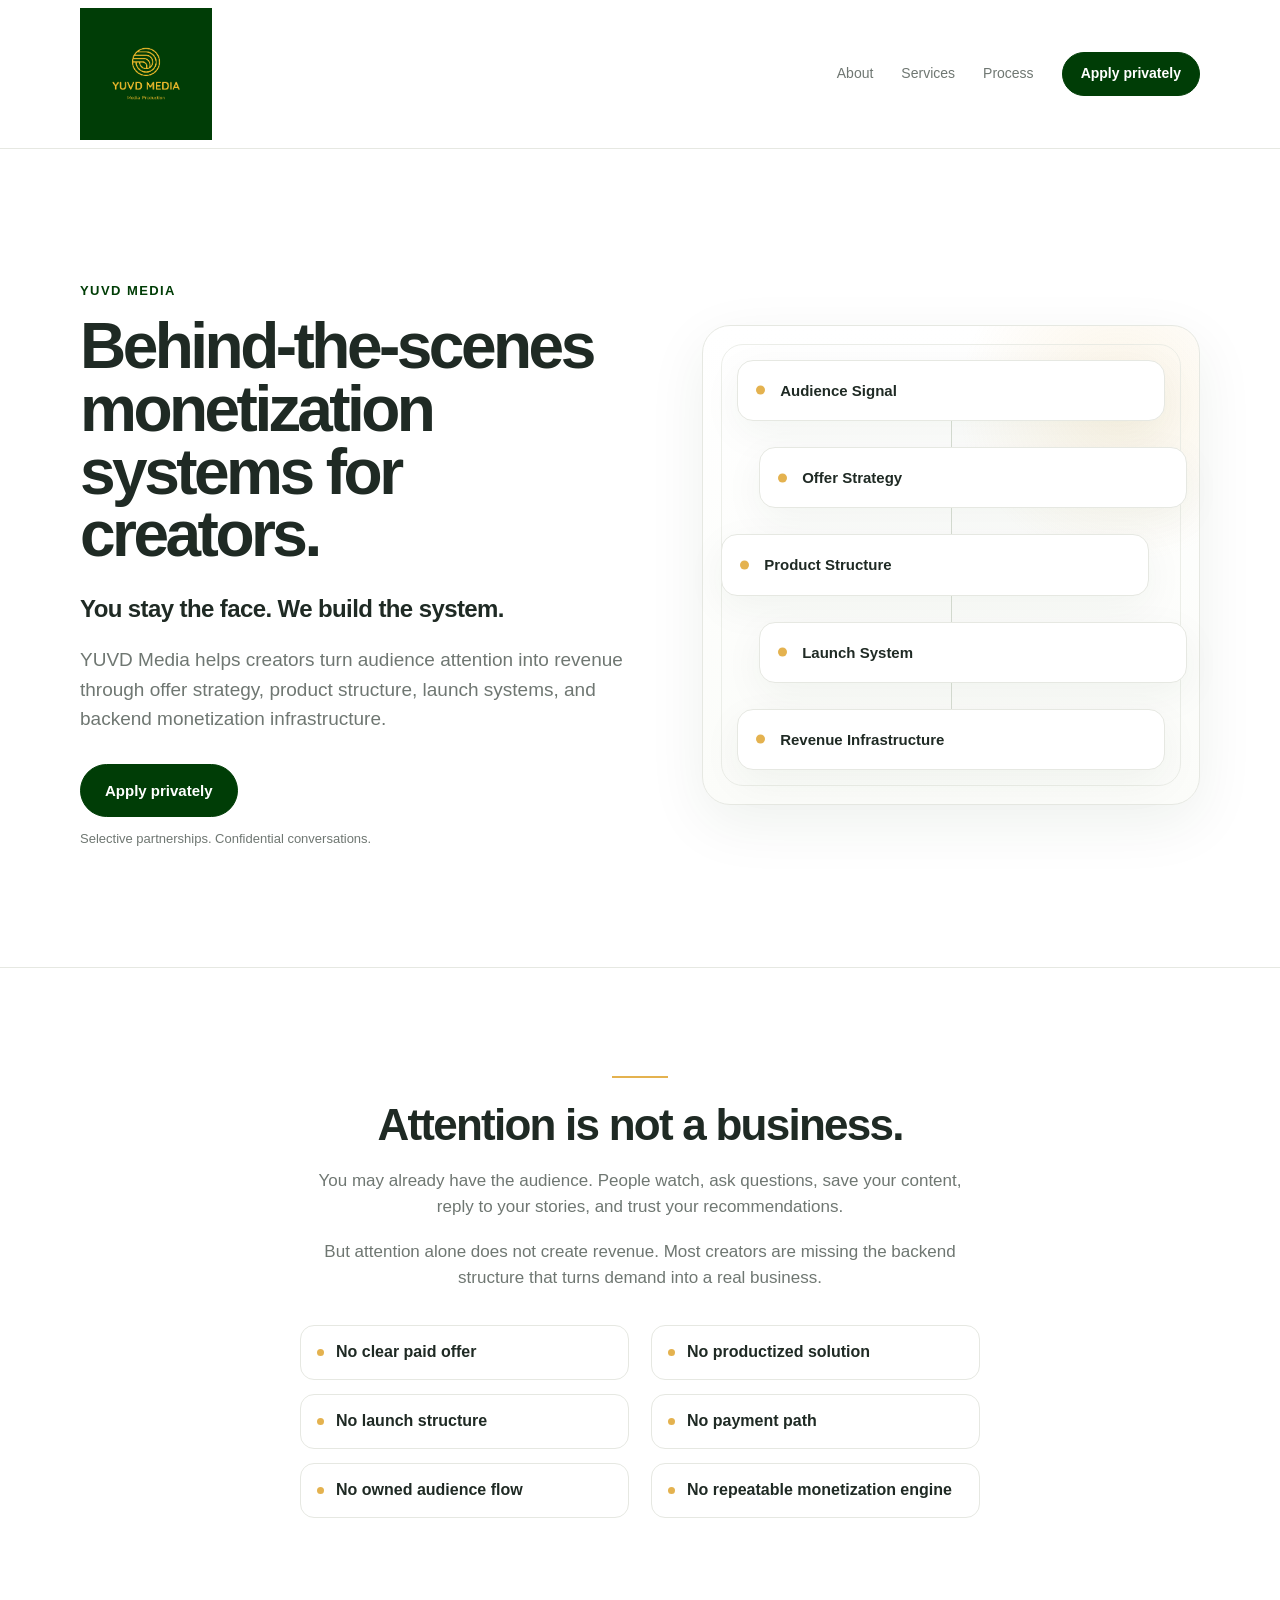
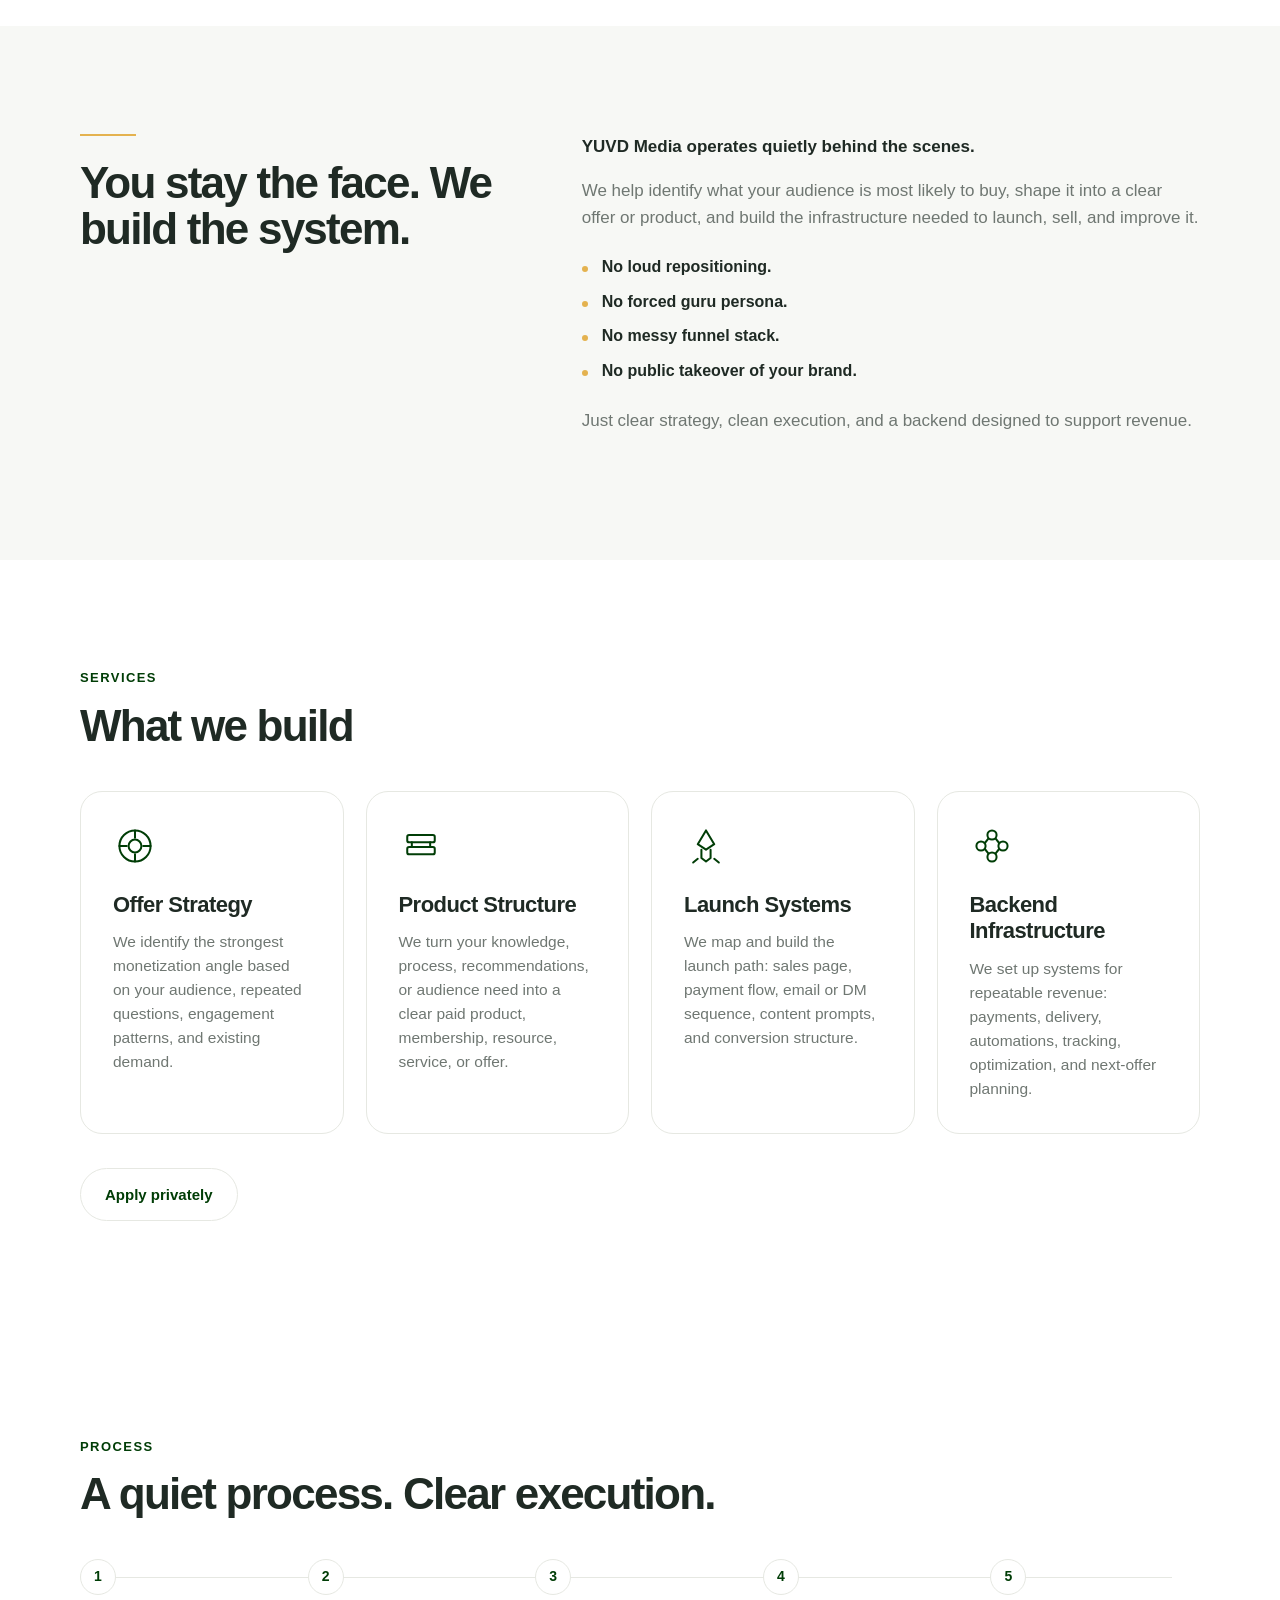
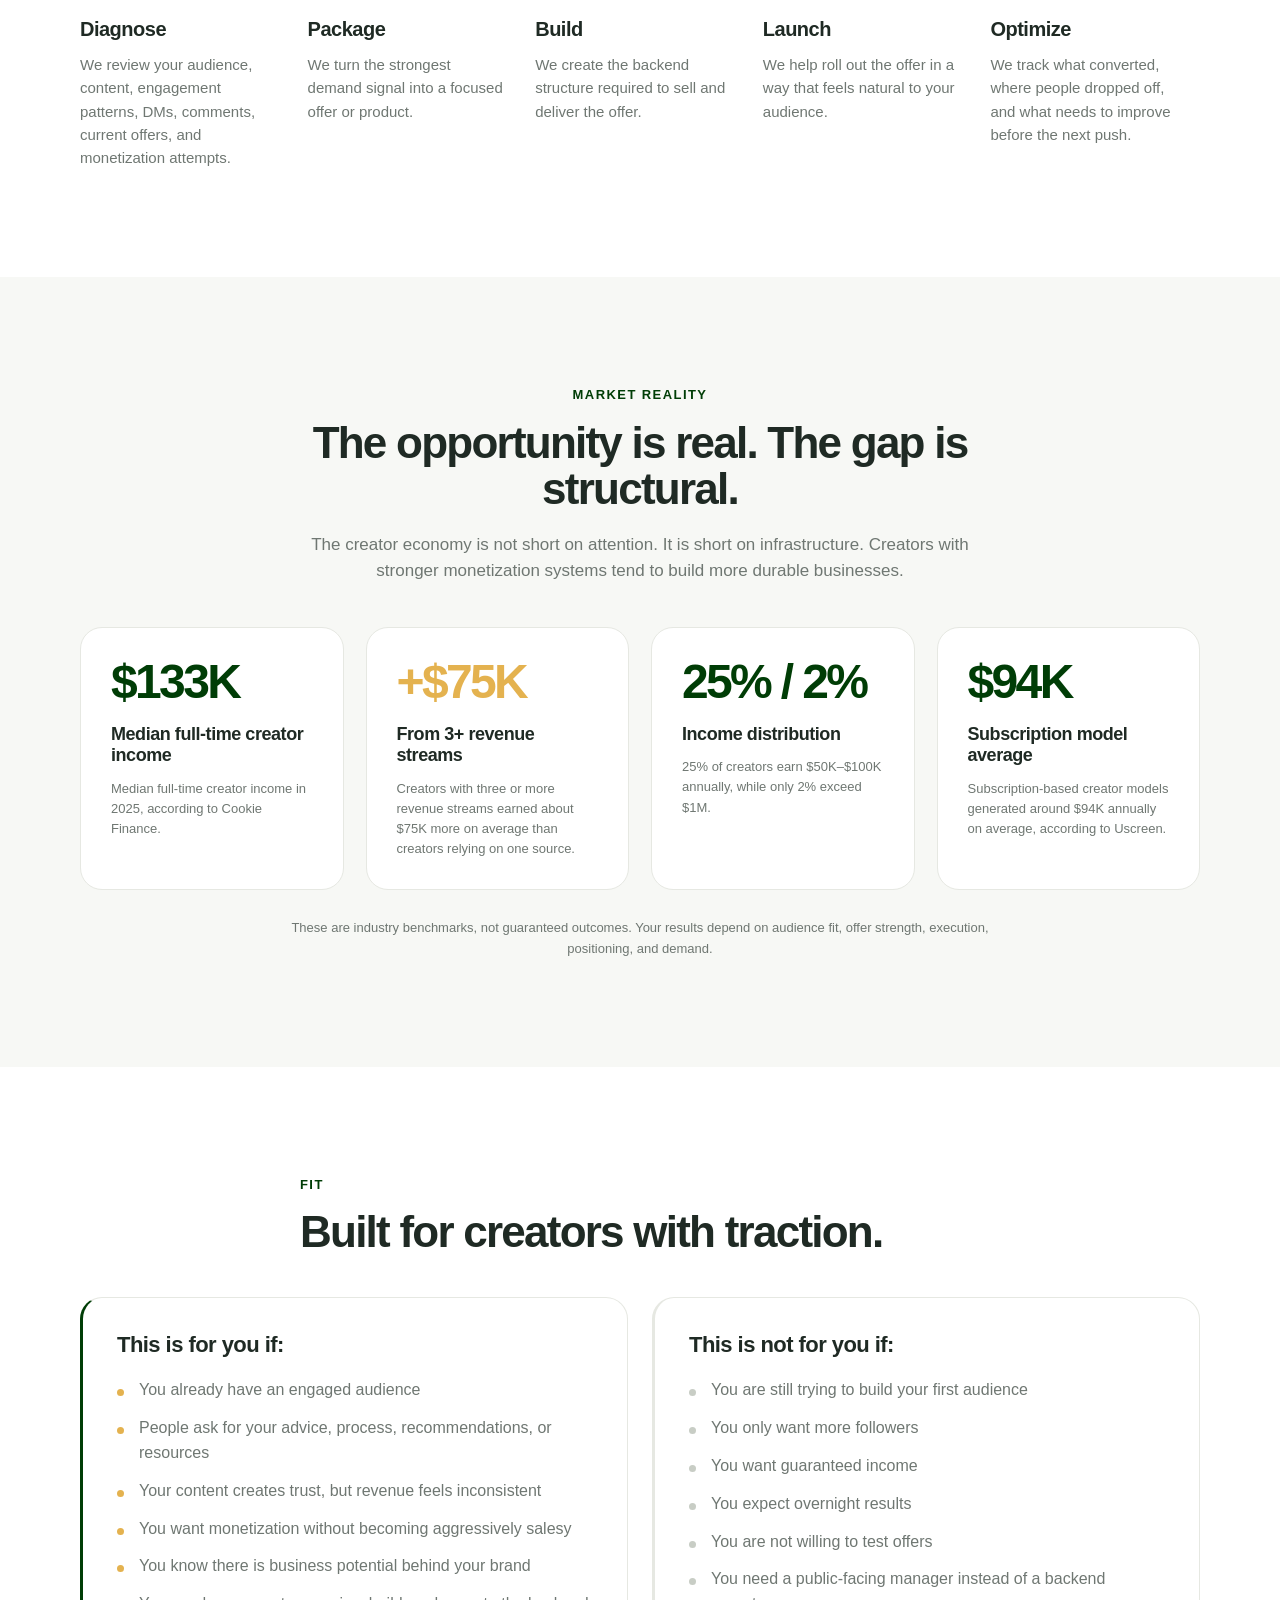
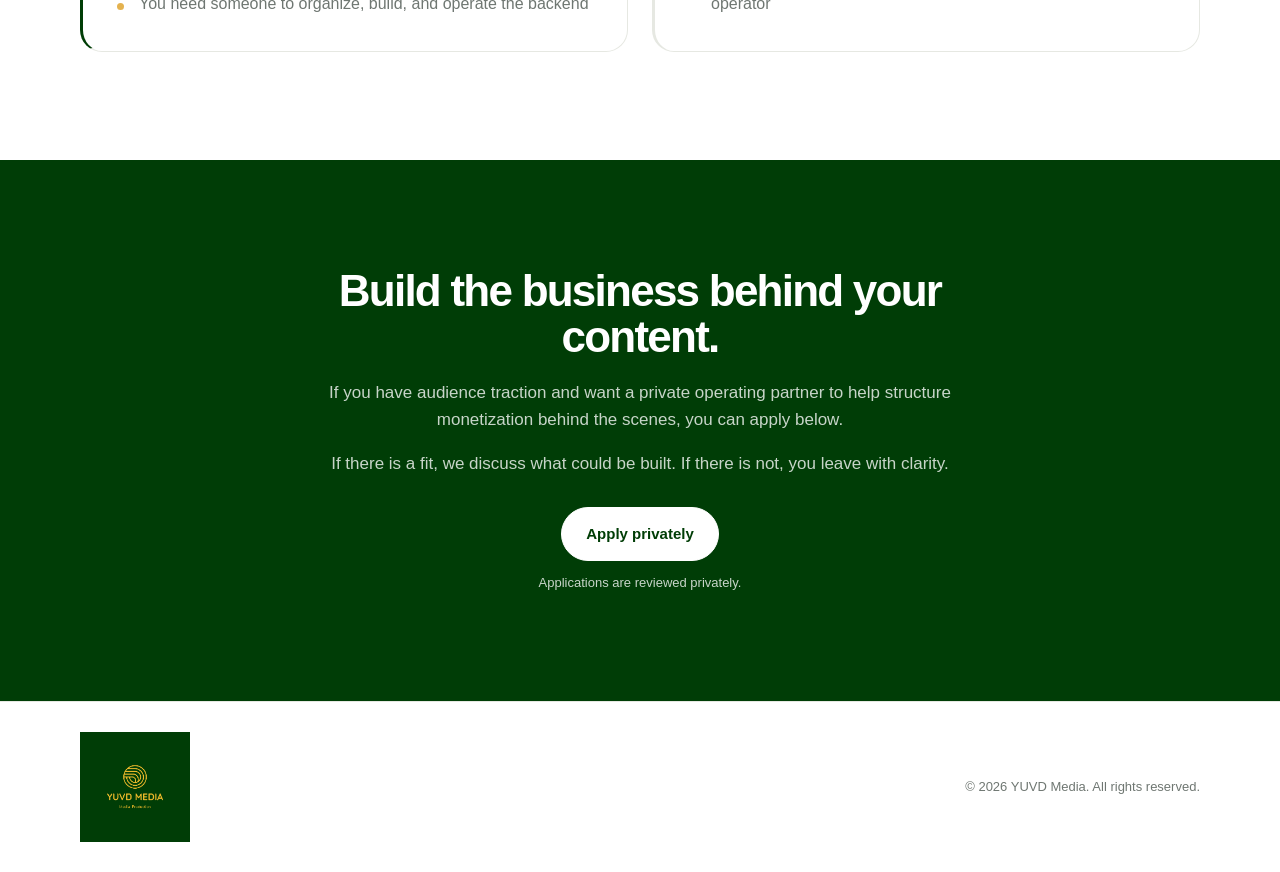
<file: index.html>
<!DOCTYPE html>
<html lang="en">
<head>
  <meta charset="UTF-8" />
  <meta name="viewport" content="width=device-width, initial-scale=1.0" />
  <title>YUVD Media | Behind-the-scenes monetization systems for creators</title>
  <meta name="description" content="YUVD Media helps creators turn audience attention into revenue through offer strategy, product structure, launch systems, and backend monetization infrastructure." />
  <link rel="icon" type="image/png" href="yuvd-media-logo.png" />
  <link rel="stylesheet" href="styles.css" />
</head>

<body>
  <header class="site-header">
    <div class="nav container">
      <a class="logo-link" href="index.html" aria-label="YUVD Media home">
        <img src="yuvd-media-logo.png" alt="YUVD Media" class="logo" />
      </a>

      <nav class="desktop-nav" aria-label="Primary navigation">
        <a href="#about">About</a>
        <a href="#services">Services</a>
        <a href="#process">Process</a>
        <a href="apply.html" class="nav-cta">Apply privately</a>
      </nav>

      <a href="apply.html" class="mobile-nav-cta">Apply</a>
    </div>
  </header>

  <main>
    <!-- HERO -->
    <section class="hero">
      <div class="container hero-grid">
        <div class="hero-copy">
          <p class="eyebrow">YUVD Media</p>
          <h1>Behind-the-scenes monetization systems for creators.</h1>
          <p class="hero-line">You stay the face. We build the system.</p>
          <p class="hero-support">
            YUVD Media helps creators turn audience attention into revenue through offer strategy,
            product structure, launch systems, and backend monetization infrastructure.
          </p>
          <div class="hero-actions">
            <a href="apply.html" class="button primary">Apply privately</a>
            <p class="microcopy">Selective partnerships. Confidential conversations.</p>
          </div>
        </div>

        <div class="hero-visual" aria-label="Backend monetization system visual">
          <div class="system-card card-1">
            <span class="system-label">Audience Signal</span>
          </div>
          <div class="system-connector"></div>
          <div class="system-card card-2">
            <span class="system-label">Offer Strategy</span>
          </div>
          <div class="system-connector"></div>
          <div class="system-card card-3">
            <span class="system-label">Product Structure</span>
          </div>
          <div class="system-connector"></div>
          <div class="system-card card-4">
            <span class="system-label">Launch System</span>
          </div>
          <div class="system-connector"></div>
          <div class="system-card card-5">
            <span class="system-label">Revenue Infrastructure</span>
          </div>
        </div>
      </div>
    </section>

    <!-- PROBLEM -->
    <section class="section problem" id="about">
      <div class="container narrow">
        <div class="section-kicker"></div>
        <h2>Attention is not a business.</h2>
        <p>
          You may already have the audience. People watch, ask questions, save your content,
          reply to your stories, and trust your recommendations.
        </p>
        <p>
          But attention alone does not create revenue. Most creators are missing the backend
          structure that turns demand into a real business.
        </p>

        <div class="problem-list" aria-label="Common backend gaps">
          <div><span></span>No clear paid offer</div>
          <div><span></span>No productized solution</div>
          <div><span></span>No launch structure</div>
          <div><span></span>No payment path</div>
          <div><span></span>No owned audience flow</div>
          <div><span></span>No repeatable monetization engine</div>
        </div>
      </div>
    </section>

    <!-- POSITIONING -->
    <section class="section positioning">
      <div class="container split">
        <div>
          <div class="gold-line"></div>
          <h2>You stay the face. We build the system.</h2>
        </div>
        <div class="positioning-copy">
          <p>
            YUVD Media operates quietly behind the scenes.
          </p>
          <p>
            We help identify what your audience is most likely to buy, shape it into a clear
            offer or product, and build the infrastructure needed to launch, sell, and improve it.
          </p>
          <ul class="quiet-list">
            <li>No loud repositioning.</li>
            <li>No forced guru persona.</li>
            <li>No messy funnel stack.</li>
            <li>No public takeover of your brand.</li>
          </ul>
          <p>
            Just clear strategy, clean execution, and a backend designed to support revenue.
          </p>
        </div>
      </div>
    </section>

    <!-- SERVICES -->
    <section class="section services" id="services">
      <div class="container">
        <div class="section-heading">
          <p class="eyebrow">Services</p>
          <h2>What we build</h2>
        </div>

        <div class="card-grid four">
          <article class="service-card">
            <div class="icon-box" aria-hidden="true">
              <svg viewBox="0 0 48 48"><circle cx="24" cy="24" r="17"></circle><circle cx="24" cy="24" r="7"></circle><path d="M24 7v8M24 33v8M7 24h8M33 24h8"></path></svg>
            </div>
            <h3>Offer Strategy</h3>
            <p>
              We identify the strongest monetization angle based on your audience, repeated
              questions, engagement patterns, and existing demand.
            </p>
          </article>

          <article class="service-card">
            <div class="icon-box" aria-hidden="true">
              <svg viewBox="0 0 48 48"><rect x="9" y="12" width="30" height="8" rx="2"></rect><rect x="9" y="25" width="30" height="8" rx="2"></rect><path d="M14 20v5M34 20v5"></path></svg>
            </div>
            <h3>Product Structure</h3>
            <p>
              We turn your knowledge, process, recommendations, or audience need into a clear
              paid product, membership, resource, service, or offer.
            </p>
          </article>

          <article class="service-card">
            <div class="icon-box" aria-hidden="true">
              <svg viewBox="0 0 48 48"><path d="M24 7l9 15-9 6-9-6 9-15z"></path><path d="M19 28v9l5 4 5-4v-9"></path><path d="M15 38l-5 4M33 38l5 4"></path></svg>
            </div>
            <h3>Launch Systems</h3>
            <p>
              We map and build the launch path: sales page, payment flow, email or DM sequence,
              content prompts, and conversion structure.
            </p>
          </article>

          <article class="service-card">
            <div class="icon-box" aria-hidden="true">
              <svg viewBox="0 0 48 48"><circle cx="12" cy="24" r="5"></circle><circle cx="24" cy="12" r="5"></circle><circle cx="36" cy="24" r="5"></circle><circle cx="24" cy="36" r="5"></circle><path d="M16 21l4-5M28 16l4 5M32 27l-4 5M20 32l-4-5"></path></svg>
            </div>
            <h3>Backend Infrastructure</h3>
            <p>
              We set up systems for repeatable revenue: payments, delivery, automations,
              tracking, optimization, and next-offer planning.
            </p>
          </article>
        </div>

        <div class="section-cta">
          <a href="apply.html" class="button secondary">Apply privately</a>
        </div>
      </div>
    </section>

    <!-- PROCESS -->
    <section class="section process" id="process">
      <div class="container">
        <div class="section-heading">
          <p class="eyebrow">Process</p>
          <h2>A quiet process. Clear execution.</h2>
        </div>

        <div class="process-line">
          <article class="process-step">
            <span class="step-number">1</span>
            <h3>Diagnose</h3>
            <p>We review your audience, content, engagement patterns, DMs, comments, current offers, and monetization attempts.</p>
          </article>

          <article class="process-step">
            <span class="step-number">2</span>
            <h3>Package</h3>
            <p>We turn the strongest demand signal into a focused offer or product.</p>
          </article>

          <article class="process-step">
            <span class="step-number">3</span>
            <h3>Build</h3>
            <p>We create the backend structure required to sell and deliver the offer.</p>
          </article>

          <article class="process-step">
            <span class="step-number">4</span>
            <h3>Launch</h3>
            <p>We help roll out the offer in a way that feels natural to your audience.</p>
          </article>

          <article class="process-step">
            <span class="step-number">5</span>
            <h3>Optimize</h3>
            <p>We track what converted, where people dropped off, and what needs to improve before the next push.</p>
          </article>
        </div>
      </div>
    </section>

    <!-- OPPORTUNITY -->
    <section class="section opportunity">
      <div class="container">
        <div class="section-heading narrow center">
          <p class="eyebrow">Market reality</p>
          <h2>The opportunity is real. The gap is structural.</h2>
          <p>
            The creator economy is not short on attention. It is short on infrastructure.
            Creators with stronger monetization systems tend to build more durable businesses.
          </p>
        </div>

        <div class="stat-grid">
          <article class="stat-card">
            <span>$133K</span>
            <h3>Median full-time creator income</h3>
            <p>Median full-time creator income in 2025, according to Cookie Finance.</p>
          </article>

          <article class="stat-card">
            <span>+$75K</span>
            <h3>From 3+ revenue streams</h3>
            <p>Creators with three or more revenue streams earned about $75K more on average than creators relying on one source.</p>
          </article>

          <article class="stat-card">
            <span>25% / 2%</span>
            <h3>Income distribution</h3>
            <p>25% of creators earn $50K–$100K annually, while only 2% exceed $1M.</p>
          </article>

          <article class="stat-card">
            <span>$94K</span>
            <h3>Subscription model average</h3>
            <p>Subscription-based creator models generated around $94K annually on average, according to Uscreen.</p>
          </article>
        </div>

        <p class="disclaimer">
          These are industry benchmarks, not guaranteed outcomes. Your results depend on audience fit,
          offer strength, execution, positioning, and demand.
        </p>
      </div>
    </section>

    <!-- FIT -->
    <section class="section fit">
      <div class="container">
        <div class="section-heading narrow">
          <p class="eyebrow">Fit</p>
          <h2>Built for creators with traction.</h2>
        </div>

        <div class="fit-grid">
          <article class="fit-card for">
            <h3>This is for you if:</h3>
            <ul>
              <li>You already have an engaged audience</li>
              <li>People ask for your advice, process, recommendations, or resources</li>
              <li>Your content creates trust, but revenue feels inconsistent</li>
              <li>You want monetization without becoming aggressively salesy</li>
              <li>You know there is business potential behind your brand</li>
              <li>You need someone to organize, build, and operate the backend</li>
            </ul>
          </article>

          <article class="fit-card not-for">
            <h3>This is not for you if:</h3>
            <ul>
              <li>You are still trying to build your first audience</li>
              <li>You only want more followers</li>
              <li>You want guaranteed income</li>
              <li>You expect overnight results</li>
              <li>You are not willing to test offers</li>
              <li>You need a public-facing manager instead of a backend operator</li>
            </ul>
          </article>
        </div>
      </div>
    </section>

    <!-- FINAL CTA -->
    <section class="section final-cta">
      <div class="container narrow center">
        <h2>Build the business behind your content.</h2>
        <p>
          If you have audience traction and want a private operating partner to help structure
          monetization behind the scenes, you can apply below.
        </p>
        <p>
          If there is a fit, we discuss what could be built. If there is not, you leave with clarity.
        </p>
        <a href="apply.html" class="button primary">Apply privately</a>
        <p class="microcopy">Applications are reviewed privately.</p>
      </div>
    </section>
  </main>

  <footer class="footer">
    <div class="container footer-inner">
      <img src="yuvd-media-logo.png" alt="YUVD Media" class="footer-logo" />
      <p>© 2026 YUVD Media. All rights reserved.</p>
    </div>
  </footer>
</body>
</html>
</file>
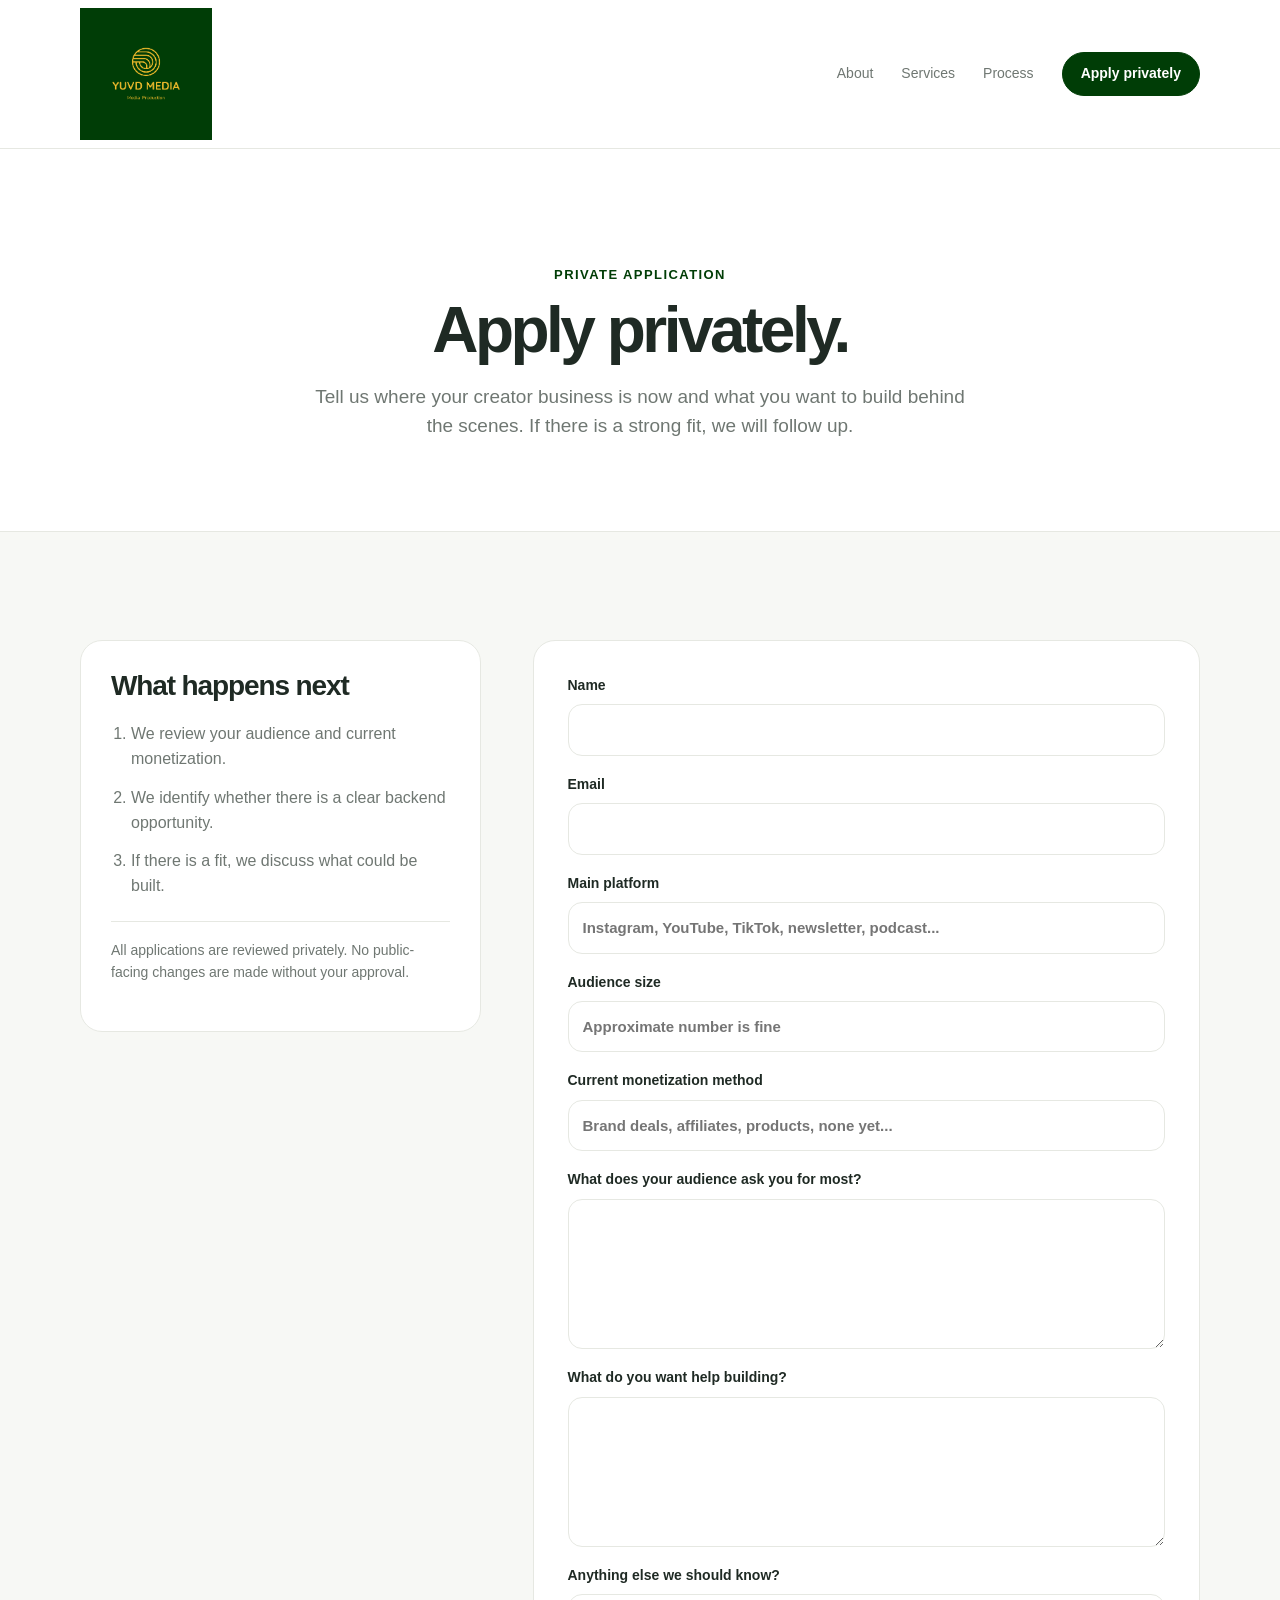
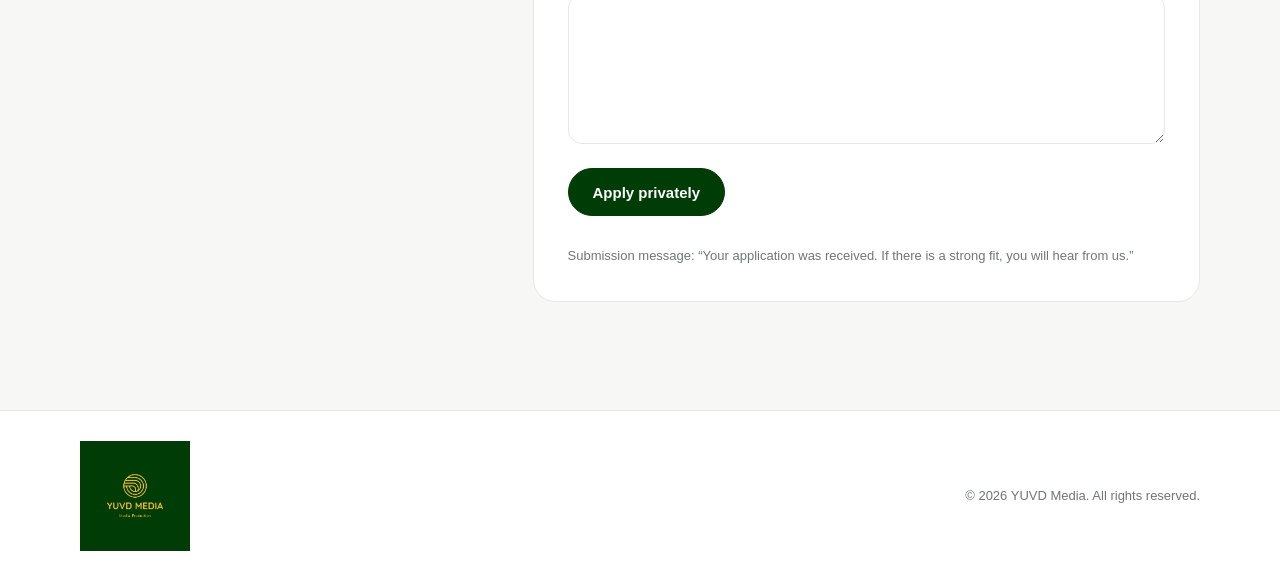
<file: apply.html>
<!DOCTYPE html>
<html lang="en">
<head>
  <meta charset="UTF-8" />
  <meta name="viewport" content="width=device-width, initial-scale=1.0" />
  <title>Apply Privately | YUVD Media</title>
  <meta name="description" content="Apply privately to work with YUVD Media, a discreet backend monetization partner for creators with traction." />
  <link rel="icon" type="image/png" href="yuvd-media-logo.png" />
  <link rel="icon" type="image/png" href="yuvd-media-logo.png" />
  <link rel="stylesheet" href="styles.css" />
</head>

<body>
  <header class="site-header">
    <div class="nav container">
      <a class="logo-link" href="index.html" aria-label="YUVD Media home">
        <img src="yuvd-media-logo.png" alt="YUVD Media" class="logo" />
      </a>

      <nav class="desktop-nav" aria-label="Primary navigation">
        <a href="index.html#about">About</a>
        <a href="index.html#services">Services</a>
        <a href="index.html#process">Process</a>
        <a href="apply.html" class="nav-cta">Apply privately</a>
      </nav>

      <a href="index.html" class="mobile-nav-cta">Home</a>
    </div>
  </header>

  <main>
    <section class="application-hero">
      <div class="container narrow center">
        <p class="eyebrow">Private application</p>
        <h1>Apply privately.</h1>
        <p>
          Tell us where your creator business is now and what you want to build behind the scenes.
          If there is a strong fit, we will follow up.
        </p>
      </div>
    </section>

    <section class="section application-section">
      <div class="container application-layout">
        <aside class="application-aside">
          <h2>What happens next</h2>
          <ol>
            <li>We review your audience and current monetization.</li>
            <li>We identify whether there is a clear backend opportunity.</li>
            <li>If there is a fit, we discuss what could be built.</li>
          </ol>
          <p class="confidential-note">
            All applications are reviewed privately. No public-facing changes are made without your approval.
          </p>
        </aside>

        <form class="application-form" action="https://formspree.io/f/xkoywjed" method="post">
          <label>
            Name
            <input type="text" name="name" required />
          </label>

          <label>
            Email
            <input type="email" name="email" required />
          </label>

          <label>
            Main platform
            <input type="text" name="platform" placeholder="Instagram, YouTube, TikTok, newsletter, podcast..." required />
          </label>

          <label>
            Audience size
            <input type="text" name="audience_size" placeholder="Approximate number is fine" required />
          </label>

          <label>
            Current monetization method
            <input type="text" name="current_monetization" placeholder="Brand deals, affiliates, products, none yet..." />
          </label>

          <label>
            What does your audience ask you for most?
            <textarea name="audience_questions" required></textarea>
          </label>

          <label>
            What do you want help building?
            <textarea name="build_goal" required></textarea>
          </label>

          <label>
            Anything else we should know?
            <textarea name="additional_context"></textarea>
          </label>

          <button type="submit" class="button primary">Apply privately</button>
          <p class="microcopy">Submission message: “Your application was received. If there is a strong fit, you will hear from us.”</p>
        </form>
      </div>
    </section>
  </main>

  <footer class="footer">
    <div class="container footer-inner">
      <img src="yuvd-media-logo.png" alt="YUVD Media" class="footer-logo" />
      <p>© 2026 YUVD Media. All rights reserved.</p>
    </div>
  </footer>
</body>
</html>
</file>
<file: styles.css>
/* YUVD Media website system */

:root {
  --green: #003D06;
  --green-hover: #062F0A;
  --gold: #E4B24F;
  --text: #1F2A24;
  --muted: #6F7772;
  --soft: #F7F8F5;
  --border: #E6E8E2;
  --white: #FFFFFF;
  --shadow: 0 18px 60px rgba(0, 61, 6, 0.07);
}

* {
  box-sizing: border-box;
}

html {
  scroll-behavior: smooth;
}

body {
  margin: 0;
  font-family: Inter, -apple-system, BlinkMacSystemFont, "Segoe UI", Roboto, Arial, sans-serif;
  color: var(--text);
  background: var(--white);
  line-height: 1.55;
}

img {
  max-width: 100%;
  display: block;
}

a {
  color: inherit;
  text-decoration: none;
}

.container {
  width: min(1120px, calc(100% - 40px));
  margin: 0 auto;
}

.narrow {
  width: min(680px, calc(100% - 40px));
}

.center {
  text-align: center;
}

.site-header {
  position: sticky;
  top: 0;
  z-index: 20;
  background: rgba(255, 255, 255, 0.94);
  backdrop-filter: blur(16px);
  border-bottom: 1px solid var(--border);
}

.nav {
  height: auto;
  padding: 8px 0;
  display: flex;
  align-items: center;
  justify-content: space-between;
}

.logo-link {
  display: inline-flex;
  align-items: center;
}

.logo {
  width: 132px;
  height: auto;
}

.desktop-nav {
  display: flex;
  align-items: center;
  gap: 28px;
  font-size: 14px;
  color: var(--muted);
}

.desktop-nav a:not(.nav-cta):hover {
  color: var(--green);
}

.nav-cta {
  color: var(--white);
  background: var(--green);
  border: 1px solid var(--green);
  border-radius: 999px;
  padding: 10px 18px;
  font-weight: 600;
}

.nav-cta:hover {
  background: var(--green-hover);
}

.mobile-nav-cta {
  display: none;
  color: var(--green);
  font-weight: 600;
  font-size: 14px;
}

/* Buttons */

.button {
  display: inline-flex;
  align-items: center;
  justify-content: center;
  min-height: 48px;
  padding: 14px 24px;
  border-radius: 999px;
  font-size: 15px;
  font-weight: 600;
  border: 1px solid transparent;
  transition: transform 180ms ease, background 180ms ease, border-color 180ms ease;
}

.button:hover {
  transform: translateY(-1px);
}

.button.primary {
  background: var(--green);
  color: var(--white);
  border-color: var(--green);
}

.button.primary:hover {
  background: var(--green-hover);
}

.button.secondary {
  color: var(--green);
  background: var(--white);
  border-color: var(--border);
}

.button.secondary:hover {
  border-color: var(--gold);
}

/* Shared sections */

.section {
  padding: 108px 0;
}

.section-heading {
  margin-bottom: 42px;
}

.section-heading.center,
.section-heading.narrow {
  margin-left: auto;
  margin-right: auto;
}

.eyebrow {
  margin: 0 0 14px;
  color: var(--green);
  font-size: 13px;
  font-weight: 700;
  letter-spacing: 0.11em;
  text-transform: uppercase;
}

h1,
h2,
h3,
p {
  margin-top: 0;
}

h1 {
  font-size: clamp(42px, 6vw, 64px);
  line-height: 0.98;
  letter-spacing: -0.055em;
  font-weight: 700;
  margin-bottom: 24px;
}

h2 {
  font-size: clamp(30px, 4vw, 44px);
  line-height: 1.05;
  letter-spacing: -0.04em;
  font-weight: 650;
  margin-bottom: 20px;
}

h3 {
  font-size: 22px;
  line-height: 1.2;
  letter-spacing: -0.025em;
  font-weight: 650;
  margin-bottom: 12px;
}

p {
  color: var(--muted);
  font-size: 17px;
  margin-bottom: 18px;
}

.microcopy {
  color: var(--muted);
  font-size: 13px;
  margin: 12px 0 0;
}

/* Hero */

.hero {
  padding: 132px 0 118px;
  background: var(--white);
}

.hero-grid {
  display: grid;
  grid-template-columns: minmax(0, 1.05fr) minmax(360px, 0.95fr);
  gap: 72px;
  align-items: center;
}

.hero-copy {
  max-width: 675px;
}

.hero-line {
  font-size: 24px;
  color: var(--text);
  font-weight: 600;
  letter-spacing: -0.025em;
  margin-bottom: 18px;
}

.hero-support {
  font-size: 19px;
  max-width: 640px;
  margin-bottom: 30px;
}

.hero-actions {
  display: flex;
  flex-direction: column;
  align-items: flex-start;
}

.hero-visual {
  position: relative;
  padding: 34px;
  border: 1px solid var(--border);
  border-radius: 28px;
  background:
    radial-gradient(circle at 84% 16%, rgba(228, 178, 79, 0.14), transparent 28%),
    linear-gradient(180deg, #FFFFFF, #FBFCF9);
  box-shadow: var(--shadow);
}

.hero-visual::before {
  content: "";
  position: absolute;
  inset: 18px;
  border: 1px solid rgba(230, 232, 226, 0.75);
  border-radius: 22px;
  pointer-events: none;
}

.system-card {
  position: relative;
  z-index: 1;
  background: var(--white);
  border: 1px solid var(--border);
  border-radius: 16px;
  padding: 18px 20px;
  box-shadow: 0 12px 40px rgba(0, 61, 6, 0.05);
}

.system-card::before {
  content: "";
  width: 9px;
  height: 9px;
  background: var(--gold);
  border-radius: 50%;
  position: absolute;
  left: 18px;
  top: 50%;
  transform: translateY(-50%);
}

.system-label {
  display: block;
  padding-left: 22px;
  color: var(--text);
  font-weight: 650;
  font-size: 15px;
}

.system-connector {
  width: 1px;
  height: 26px;
  background: #D8DED4;
  margin: 0 auto;
}

.card-2,
.card-4 {
  transform: translateX(22px);
}

.card-3 {
  transform: translateX(-16px);
}

/* Problem */

.problem {
  border-top: 1px solid var(--border);
}

.problem .narrow {
  text-align: center;
}

.section-kicker {
  width: 56px;
  height: 2px;
  background: var(--gold);
  margin: 0 auto 24px;
}

.problem-list {
  margin-top: 34px;
  display: grid;
  grid-template-columns: repeat(2, minmax(0, 1fr));
  gap: 14px 22px;
  text-align: left;
}

.problem-list div {
  display: flex;
  align-items: center;
  gap: 12px;
  padding: 14px 16px;
  border: 1px solid var(--border);
  border-radius: 14px;
  color: var(--text);
  font-weight: 550;
  background: var(--white);
}

.problem-list span {
  width: 7px;
  height: 7px;
  background: var(--gold);
  border-radius: 999px;
  flex: 0 0 auto;
}

/* Positioning */

.positioning {
  background: var(--soft);
}

.split {
  display: grid;
  grid-template-columns: minmax(0, 0.82fr) minmax(0, 1.18fr);
  gap: 72px;
  align-items: start;
}

.gold-line {
  width: 56px;
  height: 2px;
  background: var(--gold);
  margin-bottom: 24px;
}

.positioning-copy p:first-child {
  color: var(--text);
  font-weight: 650;
}

.quiet-list {
  list-style: none;
  padding: 0;
  margin: 24px 0;
  display: grid;
  gap: 10px;
}

.quiet-list li {
  color: var(--text);
  font-weight: 550;
  padding-left: 20px;
  position: relative;
}

.quiet-list li::before {
  content: "";
  width: 6px;
  height: 6px;
  background: var(--gold);
  border-radius: 999px;
  position: absolute;
  left: 0;
  top: 11px;
}

/* Services */

.card-grid.four {
  display: grid;
  grid-template-columns: repeat(4, minmax(0, 1fr));
  gap: 22px;
}

.service-card {
  padding: 32px;
  border: 1px solid var(--border);
  border-radius: 22px;
  background: var(--white);
  transition: transform 180ms ease, box-shadow 180ms ease, border-color 180ms ease;
}

.service-card:hover {
  transform: translateY(-3px);
  box-shadow: 0 18px 50px rgba(0, 61, 6, 0.06);
  border-color: rgba(228, 178, 79, 0.55);
}

.service-card p {
  font-size: 15.5px;
  margin-bottom: 0;
}

.icon-box {
  width: 44px;
  height: 44px;
  color: var(--green);
  margin-bottom: 24px;
}

.icon-box svg {
  width: 100%;
  height: 100%;
  fill: none;
  stroke: currentColor;
  stroke-width: 2.2;
  stroke-linecap: round;
  stroke-linejoin: round;
}

.section-cta {
  margin-top: 34px;
}

/* Process */

.process {
  background: var(--white);
}

.process-line {
  display: grid;
  grid-template-columns: repeat(5, 1fr);
  gap: 18px;
  position: relative;
}

.process-line::before {
  content: "";
  position: absolute;
  left: 28px;
  right: 28px;
  top: 18px;
  height: 1px;
  background: var(--border);
  z-index: 0;
}

.process-step {
  position: relative;
  z-index: 1;
  padding-right: 14px;
}

.step-number {
  width: 36px;
  height: 36px;
  border: 1px solid var(--border);
  border-radius: 999px;
  background: var(--white);
  color: var(--green);
  display: inline-flex;
  align-items: center;
  justify-content: center;
  font-size: 14px;
  font-weight: 700;
  margin-bottom: 22px;
}

.process-step h3 {
  font-size: 20px;
}

.process-step p {
  font-size: 15px;
  margin-bottom: 0;
}

/* Opportunity */

.opportunity {
  background: var(--soft);
}

.stat-grid {
  display: grid;
  grid-template-columns: repeat(4, minmax(0, 1fr));
  gap: 22px;
  margin-top: 42px;
}

.stat-card {
  background: var(--white);
  border: 1px solid var(--border);
  border-radius: 22px;
  padding: 30px;
}

.stat-card span {
  display: block;
  color: var(--green);
  font-size: clamp(34px, 4vw, 48px);
  line-height: 1;
  letter-spacing: -0.055em;
  font-weight: 720;
  margin-bottom: 18px;
}

.stat-card:nth-child(2) span {
  color: var(--gold);
}

.stat-card h3 {
  font-size: 18px;
}

.stat-card p {
  font-size: 13px;
  margin-bottom: 0;
}

.disclaimer {
  width: min(760px, 100%);
  margin: 28px auto 0;
  font-size: 13px;
  text-align: center;
}

/* Fit */

.fit-grid {
  display: grid;
  grid-template-columns: repeat(2, minmax(0, 1fr));
  gap: 24px;
}

.fit-card {
  background: var(--white);
  border: 1px solid var(--border);
  border-radius: 22px;
  padding: 34px;
}

.fit-card.for {
  border-left: 3px solid var(--green);
}

.fit-card.not-for {
  border-left: 3px solid var(--border);
}

.fit-card ul {
  list-style: none;
  margin: 20px 0 0;
  padding: 0;
  display: grid;
  gap: 13px;
}

.fit-card li {
  position: relative;
  padding-left: 22px;
  color: var(--muted);
}

.fit-card li::before {
  content: "";
  position: absolute;
  top: 11px;
  left: 0;
  width: 7px;
  height: 7px;
  border-radius: 999px;
  background: var(--gold);
}

.not-for li::before {
  background: #C8CDC5;
}

/* Final CTA */

.final-cta {
  background: var(--green);
  color: var(--white);
}

.final-cta h2,
.final-cta p,
.final-cta .microcopy {
  color: var(--white);
}

.final-cta p {
  opacity: 0.78;
}

.final-cta .button.primary {
  background: var(--white);
  color: var(--green);
  border-color: var(--white);
  margin-top: 12px;
}

.final-cta .button.primary:hover {
  background: #F7F8F5;
}

/* Application page */

.application-hero {
  padding: 116px 0 72px;
  background: var(--white);
  border-bottom: 1px solid var(--border);
}

.application-hero h1 {
  margin-bottom: 20px;
}

.application-hero p:not(.eyebrow) {
  font-size: 19px;
}

.application-section {
  background: var(--soft);
}

.application-layout {
  display: grid;
  grid-template-columns: minmax(280px, 0.75fr) minmax(0, 1.25fr);
  gap: 52px;
  align-items: start;
}

.application-aside {
  position: sticky;
  top: 104px;
  background: var(--white);
  border: 1px solid var(--border);
  border-radius: 22px;
  padding: 30px;
}

.application-aside h2 {
  font-size: 28px;
}

.application-aside ol {
  margin: 22px 0;
  padding-left: 20px;
  color: var(--muted);
}

.application-aside li {
  margin-bottom: 14px;
}

.confidential-note {
  font-size: 14px;
  padding-top: 18px;
  border-top: 1px solid var(--border);
}

.application-form {
  background: var(--white);
  border: 1px solid var(--border);
  border-radius: 22px;
  padding: 34px;
  display: grid;
  gap: 18px;
}

.application-form label {
  display: grid;
  gap: 8px;
  color: var(--text);
  font-size: 14px;
  font-weight: 650;
}

.application-form input,
.application-form textarea {
  width: 100%;
  border: 1px solid var(--border);
  border-radius: 14px;
  padding: 13px 14px;
  font: inherit;
  font-size: 15px;
  color: var(--text);
  background: var(--white);
  outline: none;
}

.application-form input {
  min-height: 50px;
}

.application-form textarea {
  min-height: 150px;
  resize: vertical;
}

.application-form input:focus,
.application-form textarea:focus {
  border-color: var(--green);
  box-shadow: 0 0 0 3px rgba(0, 61, 6, 0.08);
}

.application-form button {
  width: fit-content;
  margin-top: 6px;
}

/* Footer */

.footer {
  padding: 30px 0;
  background: var(--white);
  border-top: 1px solid var(--border);
}

.footer-inner {
  display: flex;
  align-items: center;
  justify-content: space-between;
  gap: 24px;
}

.footer-logo {
  width: 110px;
}

.footer p {
  margin: 0;
  font-size: 13px;
}

/* Responsive */

@media (max-width: 1024px) {
  .hero-grid,
  .split,
  .application-layout {
    grid-template-columns: 1fr;
    gap: 52px;
  }

  .card-grid.four,
  .stat-grid {
    grid-template-columns: repeat(2, minmax(0, 1fr));
  }

  .process-line {
    grid-template-columns: 1fr;
    gap: 24px;
  }

  .process-line::before {
    left: 21px;
    right: auto;
    top: 0;
    bottom: 0;
    width: 1px;
    height: auto;
  }

  .process-step {
    padding-left: 66px;
    padding-right: 0;
  }

  .step-number {
    position: absolute;
    left: 0;
    top: 0;
  }

  .application-aside {
    position: static;
  }
}

@media (max-width: 760px) {
  .container,
  .narrow {
    width: min(100% - 32px, 1120px);
  }

  .desktop-nav {
    display: none;
  }

  .mobile-nav-cta {
    display: inline-flex;
  }

  .nav {
    height: 66px;
  }

  .logo {
    width: 112px;
  }

  .hero {
    padding: 78px 0 72px;
  }

  h1 {
    font-size: clamp(40px, 11.5vw, 46px);
    line-height: 1;
  }

  h2 {
    font-size: 31px;
  }

  h3 {
    font-size: 20px;
  }

  p {
    font-size: 16px;
  }

  .hero-line {
    font-size: 20px;
  }

  .hero-support {
    font-size: 16px;
  }

  .hero-visual {
    padding: 22px;
    border-radius: 22px;
  }

  .hero-visual::before {
    display: none;
  }

  .card-2,
  .card-3,
  .card-4 {
    transform: none;
  }

  .system-card {
    padding: 15px 16px;
  }

  .system-label {
    font-size: 14px;
  }

  .section {
    padding: 72px 0;
  }

  .problem .narrow,
  .center {
    text-align: left;
  }

  .section-kicker {
    margin-left: 0;
  }

  .problem-list,
  .card-grid.four,
  .stat-grid,
  .fit-grid {
    grid-template-columns: 1fr;
  }

  .service-card,
  .fit-card,
  .stat-card,
  .application-form,
  .application-aside {
    padding: 24px;
    border-radius: 18px;
  }

  .process-step {
    padding-left: 60px;
  }

  .step-number {
    width: 42px;
    height: 42px;
    background: var(--green);
    color: var(--white);
    border-color: var(--green);
    font-size: 16px;
  }

  .application-hero {
    padding: 78px 0 56px;
    text-align: left;
  }

  .application-form button {
    width: 100%;
  }

  .footer-inner {
    align-items: flex-start;
    flex-direction: column;
  }
}
</file>
